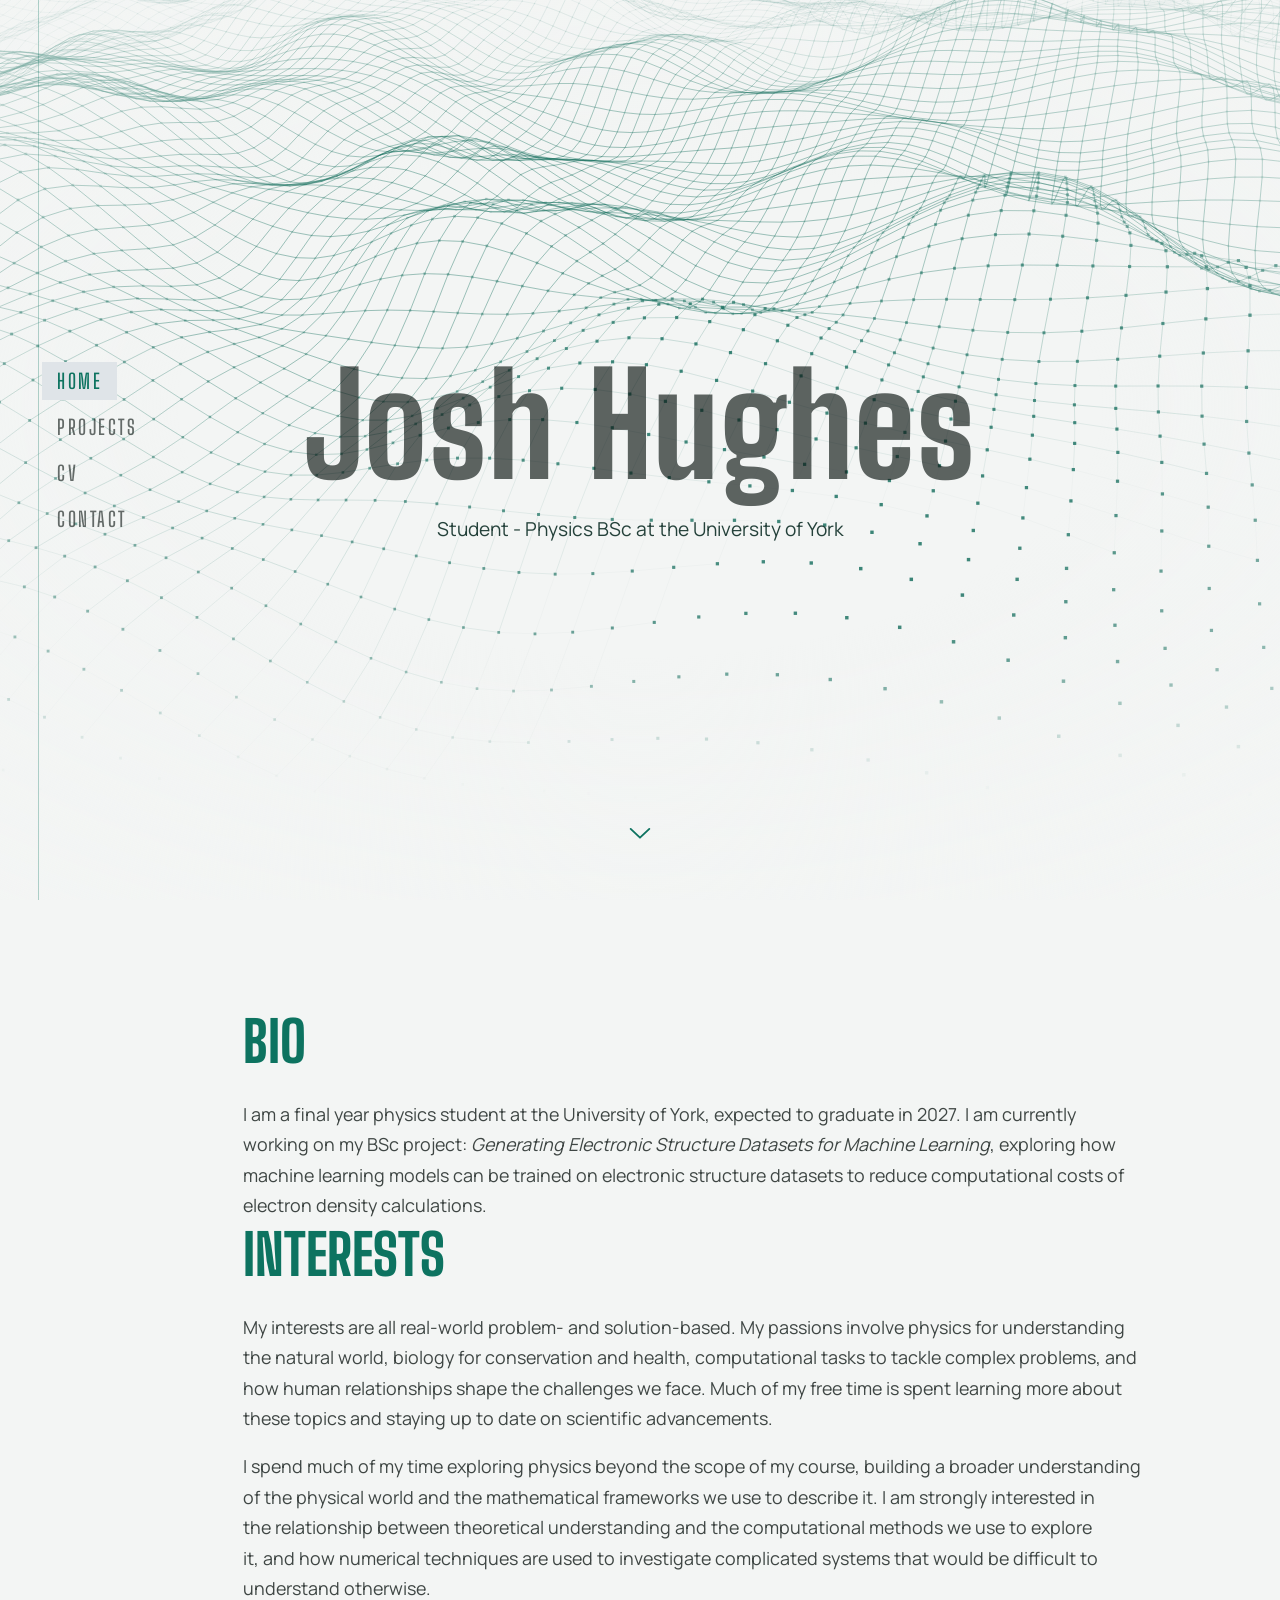
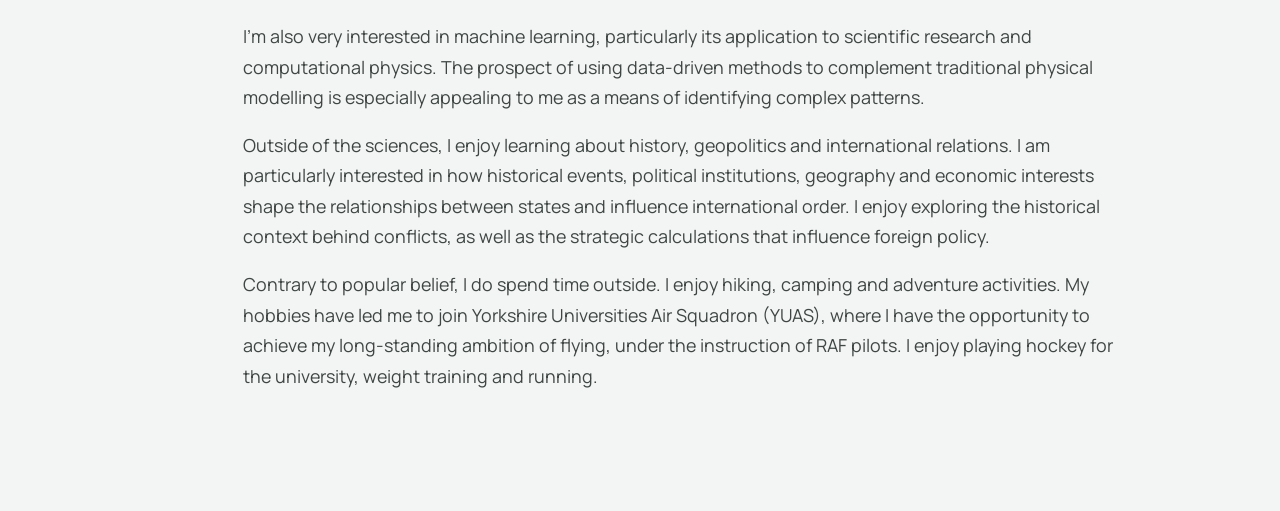
<file: src/index.html>
<!doctype html>
<html lang="en">
<head>
  <meta charset="utf-8">
  <meta name="viewport" content="width=device-width, initial-scale=1">
  <meta name="description" content="Josh Hughes, Physics BSc student at the University of York.">
  <meta property="og:type" content="website">
  <meta property="og:title" content="Josh Hughes">
  <meta property="og:description" content="Physics student at the University of York, interested in computational physics and machine learning.">
  <title>Josh Hughes</title>
  <link rel="icon" href="assets/favicon.svg" type="image/svg+xml">
  <link rel="preconnect" href="https://fonts.googleapis.com">
  <link rel="preconnect" href="https://fonts.gstatic.com" crossorigin>
  <link rel="stylesheet" href="https://fonts.googleapis.com/css2?family=Big+Shoulders+Display:wght@600;800&family=JetBrains+Mono:wght@400&family=Manrope:wght@400;500;600&display=swap">
  <link rel="stylesheet" href="styles.css?v=20261118b">
  <script src="site.js?v=20261115" defer></script>
</head>
<body class="home-page" data-page="home">
  <canvas class="home-field" aria-hidden="true"></canvas>
  <div class="home-mask" aria-hidden="true"><span></span><span></span><span></span></div>
  <div class="vignette" aria-hidden="true"></div>
  <div class="progress" aria-hidden="true"><div class="progress-bar"></div></div>

  <nav class="site-nav" aria-label="Main navigation">
    <a href="index.html" aria-current="page">Home</a>
    <a href="projects.html">Projects</a>
    <a href="cv.html">CV</a>
    <a href="contact.html">Contact</a>
  </nav>

  <main class="home-content">
    <section class="hero" aria-labelledby="home-title">
      <h1 id="home-title">Josh Hughes</h1>
      <p class="subtitle">Student - Physics BSc at the University of York</p>
      <button class="scroll-arrow" type="button" aria-label="Scroll to bio">
        <svg width="28" height="28" viewBox="0 0 24 24" fill="none" stroke="currentColor" stroke-width="1.6" stroke-linecap="round" stroke-linejoin="round" aria-hidden="true"><path d="M4 8.5 12 16l8-7.5"/></svg>
      </button>
    </section>

    <section class="home-bio content-width" aria-labelledby="bio-title">
      <h2 id="bio-title">Bio</h2>
      <p class="body-copy">I am a final year physics student at the University of York, expected to graduate in 2027. I am currently working on my BSc project: <em>Generating Electronic Structure Datasets for Machine Learning</em>, exploring how machine learning models can be trained on electronic structure datasets to reduce computational costs of electron density calculations.</p>

      <h2>Interests</h2>
      <div class="prose">
        <p>My interests are all real-world problem- and solution-based. My passions involve physics for understanding the natural world, biology for conservation and health, computational tasks to tackle complex problems, and how human relationships shape the challenges we face. Much of my free time is spent learning more about these topics and staying up to date on scientific advancements.</p>
        <p>I spend much of my time exploring physics beyond the scope of my course, building a broader understanding of the physical world and the mathematical frameworks we use to describe it. I am strongly interested in the relationship between theoretical understanding and the computational methods we use to explore it, and how numerical techniques are used to investigate complicated systems that would be difficult to understand otherwise.</p>
        <p>I'm also very interested in machine learning, particularly its application to scientific research and computational physics. The prospect of using data-driven methods to complement traditional physical modelling is especially appealing to me as a means of identifying complex patterns.</p>
        <p>Outside of the sciences, I enjoy learning about history, geopolitics and international relations. I am particularly interested in how historical events, political institutions, geography and economic interests shape the relationships between states and influence international order. I enjoy exploring the historical context behind conflicts, as well as the strategic calculations that influence foreign policy.</p>
        <p>Contrary to popular belief, I do spend time outside. I enjoy hiking, camping and adventure activities. My hobbies have led me to join Yorkshire Universities Air Squadron (YUAS), where I have the opportunity to achieve my long-standing ambition of flying, under the instruction of RAF pilots. I enjoy playing hockey for the university, weight training and running.</p>
      </div>
    </section>
  </main>
</body>
</html>
</file>
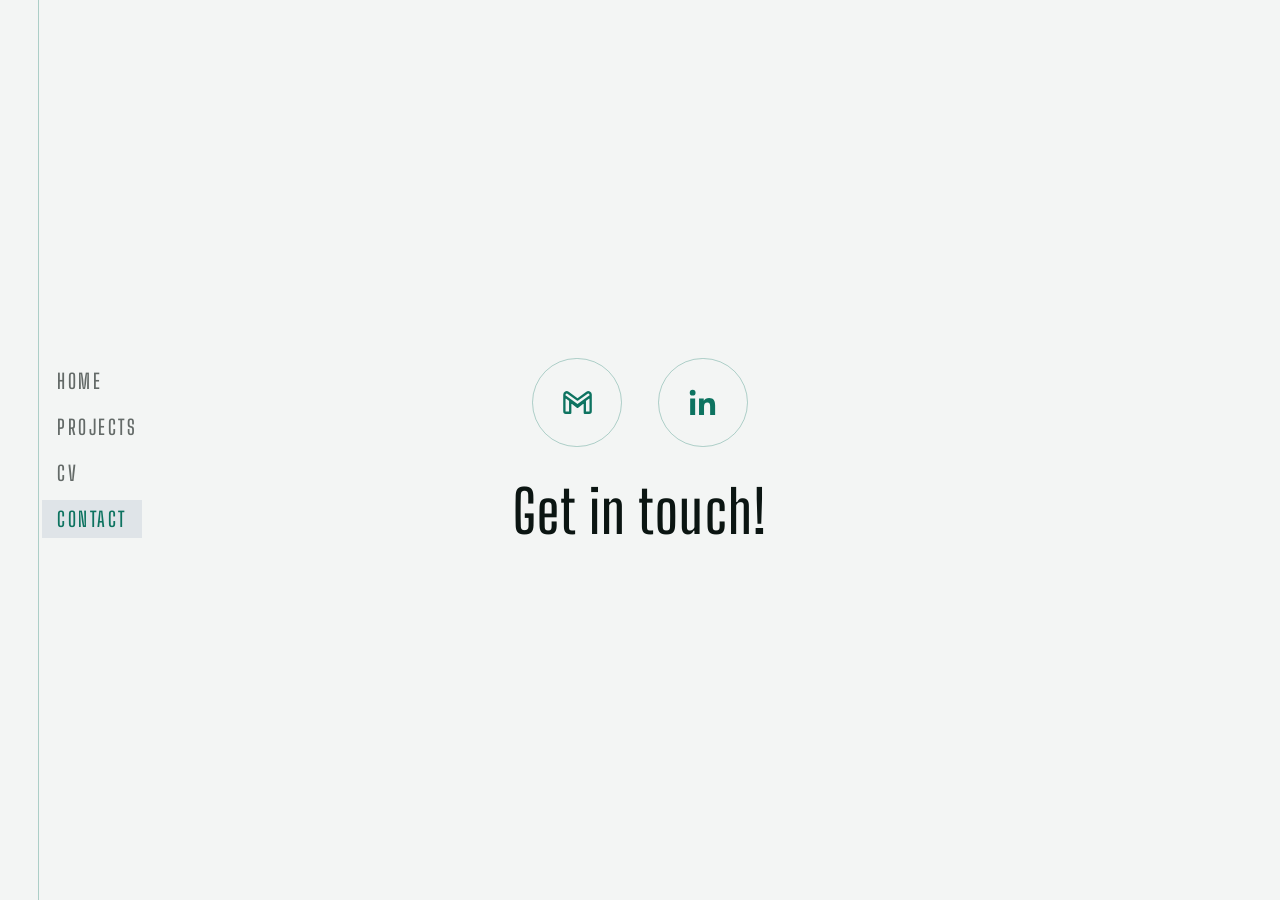
<file: src/contact.html>
<!doctype html>
<html lang="en">
<head>
  <meta charset="utf-8">
  <meta name="viewport" content="width=device-width, initial-scale=1">
  <meta name="description" content="Contact Josh Hughes.">
  <meta property="og:type" content="website">
  <meta property="og:title" content="Contact · Josh Hughes">
  <meta property="og:description" content="Get in touch with Josh Hughes.">
  <title>Contact · Josh Hughes</title>
  <link rel="icon" href="assets/favicon.svg" type="image/svg+xml">
  <link rel="preconnect" href="https://fonts.googleapis.com">
  <link rel="preconnect" href="https://fonts.gstatic.com" crossorigin>
  <link rel="stylesheet" href="https://fonts.googleapis.com/css2?family=Big+Shoulders+Display:wght@600;800&family=JetBrains+Mono:wght@400&family=Manrope:wght@400;500;600&display=swap">
  <link rel="stylesheet" href="styles.css?v=20261118b">
  <script src="site.js" defer></script>
</head>
<body data-page="contact">
  <nav class="site-nav" aria-label="Main navigation">
    <a href="index.html">Home</a><a href="projects.html">Projects</a><a href="cv.html">CV</a><a href="contact.html" aria-current="page">Contact</a>
  </nav>
  <main class="contact-main">
    <div class="contact-links">
      <a href="mailto:xlb507@york.ac.uk" aria-label="Email">
        <svg viewBox="0 0 24 24" aria-hidden="true"><path d="M3 7.5V18a1 1 0 0 0 1 1h3v-8l5 4 5-4v8h3a1 1 0 0 0 1-1V7.5M3 7.5 12 14l9-6.5M3 7.5V6.6a1.6 1.6 0 0 1 2.5-1.3L12 10l6.5-4.7A1.6 1.6 0 0 1 21 6.6v.9"/></svg>
      </a>
      <a href="https://uk.linkedin.com/in/joshuajordanhughes" target="_blank" rel="noopener" aria-label="LinkedIn">
        <svg viewBox="0 0 24 24" aria-hidden="true"><path class="linkedin-mark" d="M3 9h3.6v12H3zM4.8 2.7a2.1 2.1 0 1 1 0 4.2 2.1 2.1 0 0 1 0-4.2M9.4 9h3.4v1.7c.6-1.1 2-2 3.9-2 3.2 0 4.3 2 4.3 5.2V21h-3.6v-6.3c0-1.6-.4-2.8-2-2.8s-2.4 1.2-2.4 2.8V21H9.4z"/></svg>
      </a>
    </div>
    <p>Get in touch!</p>
  </main>
</body>
</html>
</file>
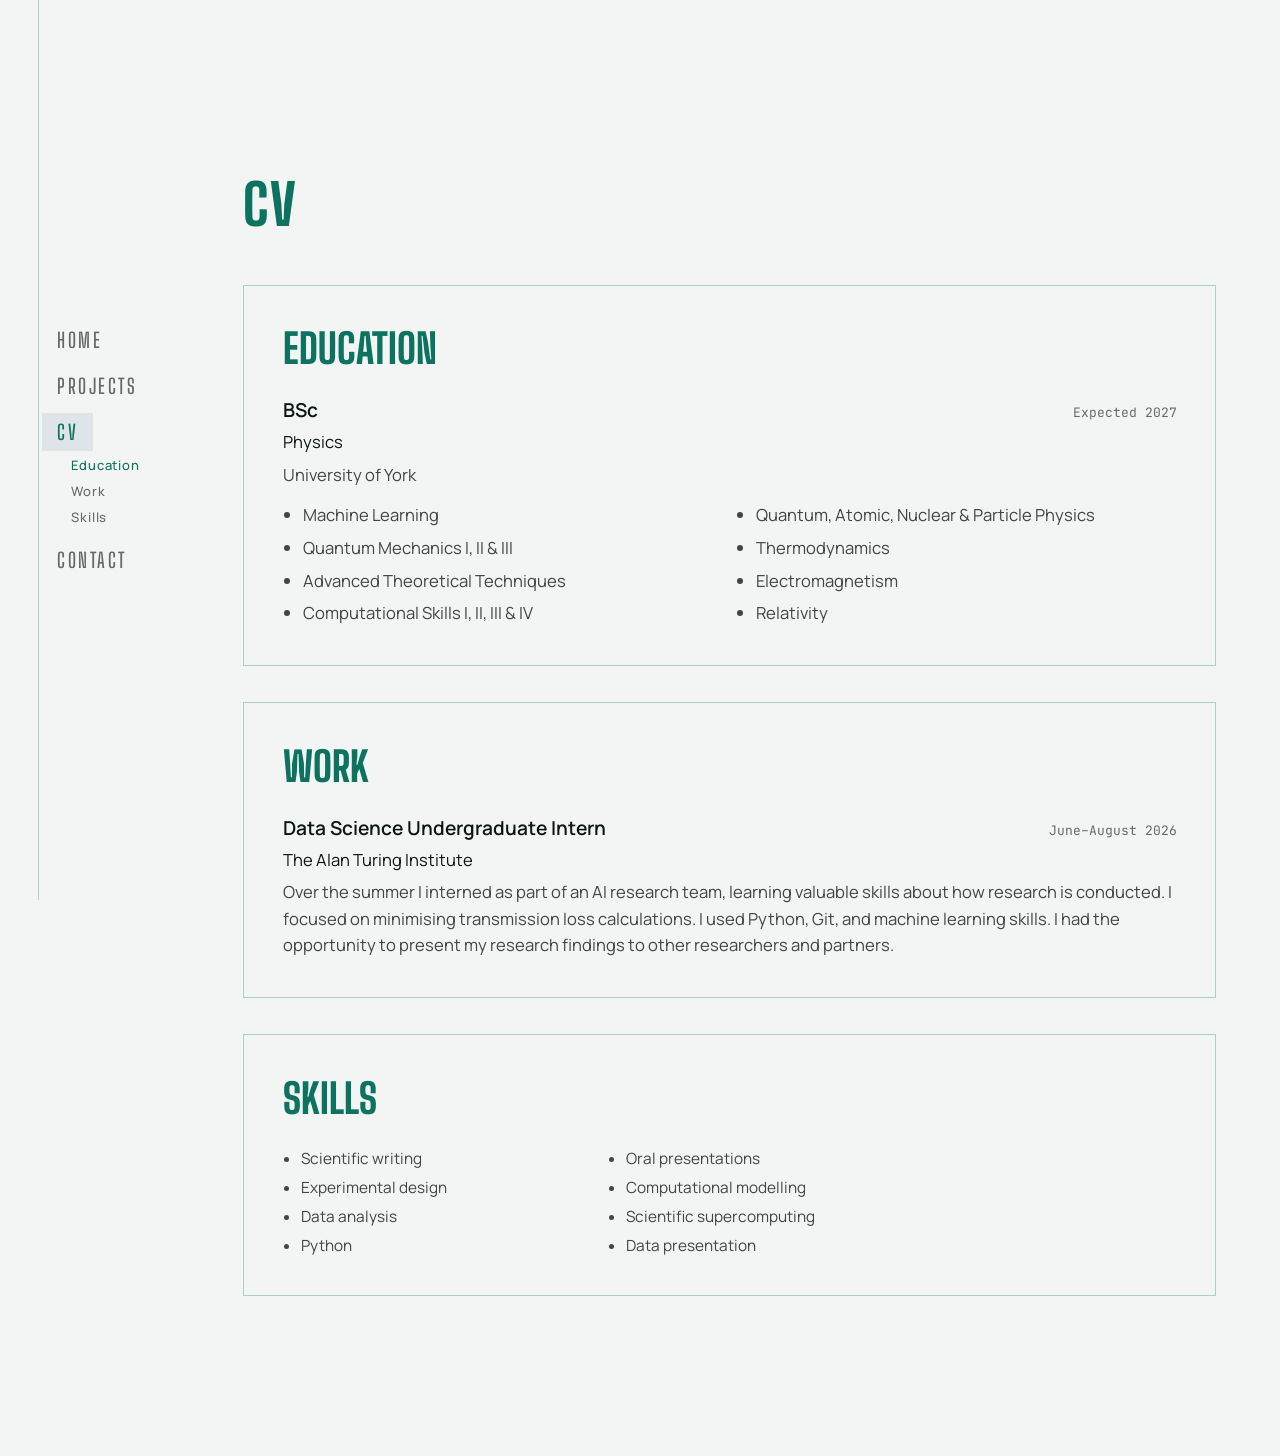
<file: src/cv.html>
<!doctype html>
<html lang="en">
<head>
  <meta charset="utf-8">
  <meta name="viewport" content="width=device-width, initial-scale=1">
  <meta name="description" content="Education, experience, and skills of Josh Hughes, Physics BSc student at the University of York.">
  <meta property="og:type" content="website">
  <meta property="og:title" content="CV · Josh Hughes">
  <meta property="og:description" content="Education, work experience, and skills of Josh Hughes.">
  <title>CV · Josh Hughes</title>
  <link rel="icon" href="assets/favicon.svg" type="image/svg+xml">
  <link rel="preconnect" href="https://fonts.googleapis.com">
  <link rel="preconnect" href="https://fonts.gstatic.com" crossorigin>
  <link rel="stylesheet" href="https://fonts.googleapis.com/css2?family=Big+Shoulders+Display:wght@600;800&family=JetBrains+Mono:wght@400&family=Manrope:wght@400;500;600&display=swap">
  <link rel="stylesheet" href="styles.css?v=20261118b">
  <script src="site.js" defer></script>
</head>
<body data-page="cv">
  <div class="progress" aria-hidden="true"><div class="progress-bar"></div></div>
  <nav class="site-nav" aria-label="Main navigation">
    <a href="index.html">Home</a><a href="projects.html">Projects</a>
    <div class="nav-group"><a href="cv.html" aria-current="page">CV</a><div class="cv-subnav"><a href="#education" data-cv-section="education">Education</a><a href="#work" data-cv-section="work">Work</a><a href="#skills" data-cv-section="skills">Skills</a></div></div>
    <a href="contact.html">Contact</a>
  </nav>
  <main class="page-main cv-main">
    <h1 class="page-title">CV</h1>
    <section class="cv-section" id="education">
      <h2>Education</h2>
      <div class="cv-entry">
        <h3>BSc</h3><span class="date">Expected 2027</span>
        <p class="cv-entry-title">Physics</p><p class="cv-muted">University of York</p>
        <ul class="education-list"><li>Machine Learning</li><li>Quantum Mechanics I, II &amp; III</li><li>Advanced Theoretical Techniques</li><li>Computational Skills I, II, III &amp; IV</li><li>Quantum, Atomic, Nuclear &amp; Particle Physics</li><li>Thermodynamics</li><li>Electromagnetism</li><li>Relativity</li></ul>
      </div>
    </section>
    <section class="cv-section" id="work">
      <h2>Work</h2>
      <div class="cv-entry">
        <h3>Data Science Undergraduate Intern</h3><span class="date">June–August 2026</span>
        <p class="cv-entry-title">The Alan Turing Institute</p>
        <p class="cv-muted">Over the summer I interned as part of an AI research team, learning valuable skills about how research is conducted. I focused on minimising transmission loss calculations. I used Python, Git, and machine learning skills. I had the opportunity to present my research findings to other researchers and partners.</p>
      </div>
    </section>
    <section class="cv-section" id="skills">
      <h2>Skills</h2>
      <ul class="skill-list"><li>Scientific writing</li><li>Experimental design</li><li>Data analysis</li><li>Python</li><li>Oral presentations</li><li>Computational modelling</li><li>Scientific supercomputing</li><li>Data presentation</li></ul>
    </section>
  </main>
</body>
</html>
</file>
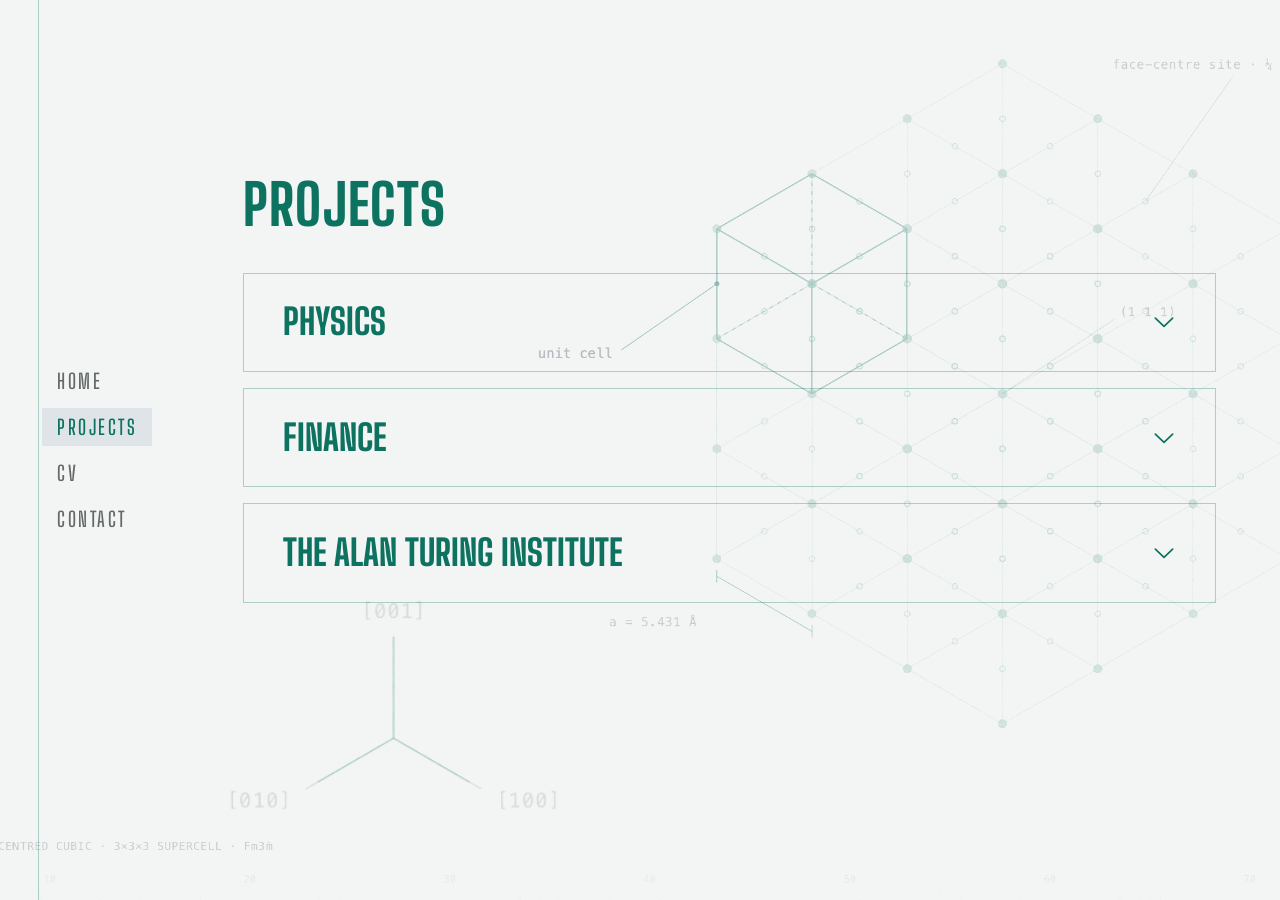
<file: src/projects.html>
<!doctype html>
<html lang="en">
<head>
  <meta charset="utf-8">
  <meta name="viewport" content="width=device-width, initial-scale=1">
  <meta name="description" content="Projects by Josh Hughes in physics, finance, and data science.">
  <meta property="og:type" content="website">
  <meta property="og:title" content="Projects · Josh Hughes">
  <meta property="og:description" content="Projects and work by Josh Hughes.">
  <title>Projects · Josh Hughes</title>
  <link rel="icon" href="assets/favicon.svg" type="image/svg+xml">
  <link rel="preconnect" href="https://fonts.googleapis.com">
  <link rel="preconnect" href="https://fonts.gstatic.com" crossorigin>
  <link rel="stylesheet" href="https://fonts.googleapis.com/css2?family=Big+Shoulders+Display:wght@600;800&family=JetBrains+Mono:wght@400&family=Manrope:wght@400;500;600&display=swap">
  <link rel="stylesheet" href="styles.css?v=20261118b">
  <script src="site.js?v=20261117d" defer></script>
</head>
<body data-page="projects">
  <div class="progress" aria-hidden="true"><div class="progress-bar"></div></div>
  <div class="projects-background" aria-hidden="true"><span></span><span></span></div>
  <div class="projects-axis" aria-hidden="true"><span></span><span></span></div>
  <nav class="site-nav" aria-label="Main navigation">
    <a href="index.html">Home</a><a href="projects.html" aria-current="page">Projects</a><a href="cv.html">CV</a><a href="contact.html">Contact</a>
  </nav>
  <main class="page-main projects-main">
    <h1 class="page-title">Projects</h1>
    <div class="project-accordions">
      <section class="project-category">
        <h2><button class="accordion-trigger" type="button" aria-expanded="false" aria-controls="physics-projects"><span>Physics</span><svg viewBox="0 0 24 24" aria-hidden="true"><path d="M4 8.5 12 16l8-7.5"/></svg></button></h2>
        <div class="accordion-panel" id="physics-projects" hidden>
          <article class="project-item">
            <h3>Generating Electronic Structure Datasets for ML</h3>
            <p>The focus of my BSc project is using machine learning to reduce compute for electron density calculations.</p>
          </article>
          <article class="project-item">
            <h3>Finding the Curie Temperature of a Ferromagnet</h3>
            <p>Simulating bcc Iron in VAMPIRE to find its Curie temperature within 1.4% of the accepted value.</p>
            <button class="blog-toggle" type="button" aria-expanded="false" aria-controls="curie-blog"><span>Show project</span><svg viewBox="0 0 24 24" aria-hidden="true"><path d="M4 8.5 12 16l8-7.5"/></svg></button>
            <div class="blog-panel" id="curie-blog" hidden>
              <div class="blog-viewer" tabindex="0" role="region" aria-label="Blog post: Finding the Curie Temperature of a Ferromagnet (scrollable)">
                <img src="assets/blog/curie-temperature-ferromagnet.webp?v=2" alt="Blog post: Finding the Curie Temperature of a Ferromagnet. Covers ferromagnets, the Heisenberg model, the Monte Carlo Metropolis algorithm, simulating bcc iron in VAMPIRE, fitting the critical power law, and results with a graph of mean magnetisation falling to zero near 1058 K, and a discussion of the fit and the finite-size effect." width="1697" height="9661" loading="lazy">
              </div>
              <a href="assets/blog/curie-temperature-ferromagnet.pdf?v=2" download>Download PDF</a>
            </div>
          </article>
        </div>
      </section>
      <section class="project-category">
        <h2><button class="accordion-trigger" type="button" aria-expanded="false" aria-controls="finance-projects"><span>Finance</span><svg viewBox="0 0 24 24" aria-hidden="true"><path d="M4 8.5 12 16l8-7.5"/></svg></button></h2>
        <div class="accordion-panel" id="finance-projects" hidden></div>
      </section>
      <section class="project-category">
        <h2><button class="accordion-trigger" type="button" aria-expanded="false" aria-controls="turing-projects"><span>The Alan Turing Institute</span><svg viewBox="0 0 24 24" aria-hidden="true"><path d="M4 8.5 12 16l8-7.5"/></svg></button></h2>
        <div class="accordion-panel" id="turing-projects" hidden>
          <article class="project-item">
            <p>During my time at The Alan Turing Institute, I worked as part of an AI Research team focused on optimising transmission loss calculations. As part of this project I made and presented a research poster.</p>
            <img class="project-poster-preview" src="assets/projects/alan-turing-poster-preview.png" alt="Academic poster titled The Polar Express: Rapid Transmission Loss Modelling for the High North." width="1553" height="2200">
            <a href="assets/projects/alan-turing-poster.pdf" download>Download poster (PDF)</a>
          </article>
        </div>
      </section>
    </div>
  </main>
</body>
</html>
</file>
<file: src/styles.css>
:root {
  color-scheme: light;
  --bg: #f3f5f4;
  --fg: #0b1512;
  --fg-muted: rgba(11, 21, 18, 0.78);
  --accent: #0d7360;
  --nav-muted: rgba(11, 21, 18, 0.62);
  --subtle: #24413a;
  --line: rgba(13, 115, 96, 0.3);
  --hover: rgba(13, 115, 96, 0.06);
  --nav-width: 154px;
  --content-left: clamp(170px, 19vw, 280px);
  --font-display: 'Big Shoulders Display', sans-serif;
  --font-body: 'Manrope', sans-serif;
  --font-mono: 'JetBrains Mono', monospace;
}

* { box-sizing: border-box; }
html { min-width: 320px; scroll-behavior: smooth; }
body {
  min-height: 100vh;
  margin: 0;
  overflow-x: hidden;
  background: var(--bg);
  color: var(--fg);
  font-family: var(--font-body);
  transition: background-color 0.4s, color 0.4s;
}
body.home-page { overflow-x: hidden; }
a { color: inherit; text-decoration: none; transition: color 0.2s ease; }
a:hover { color: var(--accent); }
a:focus-visible, button:focus-visible { outline: 2px solid var(--accent); outline-offset: 5px; }
button { font: inherit; }

.home-field, .home-mask, .vignette { position: fixed; inset: 0; pointer-events: none; }
.home-field { z-index: 0; display: block; width: 100%; height: 100%; }
.home-mask { z-index: 0; opacity: 0; transition: opacity 0.2s linear; }
.home-mask span { position: absolute; inset: 0; }
.home-mask span:first-child {
  background: var(--fg);
  -webkit-mask: url('assets/home-bg2-net.webp') center / cover no-repeat;
  mask: url('assets/home-bg2-net.webp') center / cover no-repeat;
  opacity: 0.5;
}
.home-mask span:nth-child(2) {
  background: var(--accent);
  -webkit-mask: url('assets/home-bg2-path.webp') center / cover no-repeat;
  mask: url('assets/home-bg2-path.webp') center / cover no-repeat;
  opacity: 0.7;
}
.home-mask span:nth-child(3) {
  background: linear-gradient(90deg, rgba(243, 245, 244, 0.55) 0%, rgba(243, 245, 244, 0.5) clamp(560px, 52vw, 1000px), rgba(243, 245, 244, 0.5) 100%);
}
.vignette { z-index: 1; background: radial-gradient(ellipse 90% 70% at 50% 45%, transparent 40%, rgba(243, 245, 244, 0.8) 100%); }
.progress { position: fixed; inset: 0 0 auto; z-index: 6; height: 2px; pointer-events: none; }
.progress-bar { width: 100%; height: 100%; transform: scaleX(0); transform-origin: 0 50%; background: var(--accent); }

.site-nav {
  position: fixed;
  inset: 0 auto 0 clamp(20px, 3vw, 44px);
  z-index: 4;
  display: flex;
  width: max-content;
  flex-direction: column;
  justify-content: center;
  gap: 22px;
  padding-left: 18px;
  border-left: 1px solid var(--line);
  font-family: var(--font-display);
  font-size: clamp(18px, 1.6vw, 22px);
  font-weight: 600;
  letter-spacing: 0.12em;
  text-transform: uppercase;
}
.site-nav a { color: var(--nav-muted); }
.site-nav a:hover, .site-nav a[aria-current="page"] { color: var(--accent); }
.site-nav a[aria-current="page"] { pointer-events: none; }
.site-nav a[aria-current="page"] {
  align-self: flex-start;
  margin: -7px 0 -7px -15px;
  padding: 4px 12px;
  border: 3px solid #dfe4e8;
  background: #dfe4e8;
}

.home-content { position: relative; z-index: 2; }
.hero {
  position: relative;
  display: flex;
  min-height: 100vh;
  flex-direction: column;
  align-items: center;
  justify-content: center;
  padding: 0 clamp(150px, 17vw, 250px);
  text-align: center;
}
.hero h1 {
  margin: 0;
  font-family: var(--font-display);
  font-size: clamp(72px, 11vw, 176px);
  font-weight: 800;
  line-height: 0.95;
  letter-spacing: 0.01em;
  opacity: 0.65;
}
.subtitle { margin: 24px 0 0; color: var(--subtle); font-size: clamp(16px, 1.5vw, 21px); }
.scroll-arrow {
  position: absolute;
  bottom: clamp(24px, 5vh, 48px);
  left: 50%;
  display: flex;
  width: 44px;
  height: 44px;
  align-items: center;
  justify-content: center;
  margin-left: -22px;
  padding: 0;
  border: 0;
  background: transparent;
  color: var(--accent);
  cursor: pointer;
}
.home-bio.content-width { max-width: none; }
.home-bio { min-height: 90vh; padding: clamp(60px, 12vh, 140px) clamp(24px, 5vw, 72px) 120px var(--content-left); }
.home-bio h2, .page-title {
  margin: 0 0 24px;
  color: var(--accent);
  font-family: var(--font-display);
  font-size: clamp(40px, 4.4vw, 64px);
  font-weight: 800;
  text-transform: uppercase;
}
.body-copy, .prose p {
  max-width: 900px;
  margin: 0;
  color: var(--fg-muted);
  font-size: clamp(17px, 1.4vw, 20px);
  line-height: 1.7;
  text-wrap: pretty;
}
.prose { display: flex; flex-direction: column; gap: 1.1em; }

@media (max-width: 700px) {
  :root { --content-left: 132px; }
  .site-nav { left: 14px; gap: 18px; padding-left: 12px; font-size: 17px; }
  .hero { padding: 0 18px 0 132px; }
  .hero h1 { font-size: clamp(52px, 13vw, 76px); }
  .subtitle { max-width: 230px; font-size: 15px; line-height: 1.5; }
  .scroll-arrow { left: calc(50% + 50px); }
  .home-bio { padding: 72px 20px 88px 132px; }
  .home-bio h2, .page-title { font-size: 38px; }
}

@media (prefers-reduced-motion: reduce) {
  *, *::before, *::after { scroll-behavior: auto !important; transition-duration: 0.01ms !important; }
}

.page-main {
  position: relative;
  z-index: 2;
  display: flex;
  width: min(100%, 1320px);
  flex-direction: column;
  gap: clamp(16px, 2vw, 24px);
  padding: clamp(80px, 14vh, 150px) clamp(24px, 5vw, 72px) 160px var(--content-left);
}
.page-main .page-title { margin: clamp(32px, 6vh, 64px) 0 clamp(8px, 2vh, 24px); line-height: 0.9; letter-spacing: 0.02em; }

.projects-background {
  position: fixed;
  z-index: 0;
  inset: 0;
  pointer-events: none;
  will-change: transform;
}
.projects-background span, .projects-axis span { position: absolute; inset: 0; }
.projects-background span:first-child {
  background: var(--accent);
  -webkit-mask: url('assets/projects-bg-lines.png') center / cover no-repeat;
  mask: url('assets/projects-bg-lines.png') center / cover no-repeat;
  opacity: 0.5;
}
.projects-background span:last-child {
  background: #a4abb1;
  -webkit-mask: url('assets/projects-bg-text.png') center / cover no-repeat;
  mask: url('assets/projects-bg-text.png') center / cover no-repeat;
  opacity: 0.8;
}
.projects-axis {
  position: fixed;
  z-index: 1;
  bottom: 9vh;
  left: clamp(150px, 17vw, 240px);
  width: clamp(220px, 28vw, 380px);
  aspect-ratio: 310 / 200;
  pointer-events: none;
  opacity: 0.7;
  will-change: transform;
}
.projects-axis span:first-child {
  background: var(--accent);
  -webkit-mask: url('assets/projects-axis-lines.png') center / contain no-repeat;
  mask: url('assets/projects-axis-lines.png') center / contain no-repeat;
}
.projects-axis span:last-child {
  background: #a4abb1;
  -webkit-mask: url('assets/projects-axis-text.png') center / contain no-repeat;
  mask: url('assets/projects-axis-text.png') center / contain no-repeat;
}
.project-accordions { display: flex; flex-direction: column; gap: 16px; }
.project-category { border: 1px solid var(--line); }
.project-category h2 { margin: 0; }
.accordion-trigger {
  display: flex;
  width: 100%;
  min-height: 80px;
  align-items: center;
  justify-content: space-between;
  gap: 24px;
  padding: clamp(20px, 2.4vw, 32px) clamp(24px, 3vw, 40px);
  border: 0;
  background: transparent;
  color: var(--accent);
  cursor: pointer;
  text-align: left;
  transition: background-color 0.2s ease;
}
.accordion-trigger:hover { background: var(--hover); }
.accordion-trigger span { font-family: var(--font-display); font-size: clamp(28px, 2.8vw, 42px); font-weight: 800; line-height: 1; text-transform: uppercase; }
.accordion-trigger svg { width: 26px; height: 26px; flex: 0 0 auto; fill: none; stroke: currentColor; stroke-linecap: round; stroke-linejoin: round; stroke-width: 1.6; transition: transform 0.25s ease; }
.accordion-trigger[aria-expanded="true"] svg { transform: rotate(180deg); }
.accordion-panel { padding: 0 clamp(24px, 3vw, 40px) clamp(24px, 3vw, 40px); color: var(--fg-muted); font-size: clamp(16px, 1.3vw, 18px); line-height: 1.7; }
.accordion-panel[hidden] { display: none; }
.accordion-panel p { margin: 0; max-width: 620px; }
.project-item { display: flex; flex-direction: column; gap: 8px; padding-top: 24px; border-top: 1px solid var(--line); }
.project-item h3 { margin: 0; font-size: clamp(18px, 1.5vw, 21px); font-weight: 600; line-height: 1.4; }
.project-item p { max-width: 760px; }
.project-poster-preview { display: block; width: 100%; max-width: 900px; height: auto; border: 1px solid var(--line); background: #fff; }
.blog-toggle { display: flex; align-self: stretch; align-items: center; justify-content: space-between; gap: 10px; margin-top: 4px; padding: 10px 18px; border: 1px solid var(--line); background: transparent; color: var(--accent); font-weight: 600; cursor: pointer; transition: background-color 0.2s ease; }
.blog-toggle:hover { background: var(--hover); }
.blog-toggle svg { width: 18px; height: 18px; fill: none; stroke: currentColor; stroke-linecap: round; stroke-linejoin: round; stroke-width: 1.6; transition: transform 0.25s ease; }
.blog-toggle[aria-expanded="true"] svg { transform: rotate(180deg); }
.blog-panel { display: flex; flex-direction: column; gap: 8px; margin-top: 8px; }
.blog-panel[hidden] { display: none; }
.blog-viewer { width: 100%; max-width: 900px; aspect-ratio: 210 / 297; max-height: 70vh; overflow-y: auto; overscroll-behavior: contain; border: 1px solid var(--line); background: #fff; }
.blog-viewer img { display: block; width: 100%; height: auto; }

.cv-main { gap: clamp(24px, 3vw, 36px); }
.cv-section { display: flex; flex-direction: column; gap: 24px; padding: clamp(24px, 3vw, 40px); border: 1px solid var(--line); scroll-margin-top: 60px; }
.cv-section h2 { margin: 0; color: var(--accent); font-family: var(--font-display); font-size: clamp(32px, 3.2vw, 48px); font-weight: 800; text-transform: uppercase; }
.cv-entry { display: grid; grid-template-columns: minmax(0, 1fr) auto; align-items: baseline; gap: 6px 24px; }
.cv-entry h3 { margin: 0; font-size: clamp(18px, 1.5vw, 21px); font-weight: 600; }
.date { color: var(--nav-muted); font-family: var(--font-mono); font-size: 13px; }
.cv-entry-title, .cv-muted, .cv-entry ul { grid-column: 1 / -1; margin: 0; font-size: clamp(15px, 1.3vw, 18px); line-height: 1.6; }
.cv-entry-title { color: var(--fg); }
.cv-muted { color: var(--fg-muted); }
.cv-entry ul { display: flex; flex-direction: column; gap: 6px; margin-top: 8px; padding-left: 1.2em; color: var(--fg-muted); }
.cv-entry ul.education-list { display: grid; grid-auto-flow: column; grid-template-columns: repeat(2, minmax(0, 1fr)); grid-template-rows: repeat(4, auto); column-gap: 32px; }
.skill-list { display: grid; max-width: 620px; grid-auto-columns: minmax(0, 1fr); grid-auto-flow: column; grid-template-rows: repeat(4, auto); gap: 6px 48px; margin: 0; padding-left: 1.2em; color: var(--fg-muted); font-size: clamp(15px, 1.2vw, 17px); line-height: 1.5; }
.nav-group { display: flex; flex-direction: column; gap: 12px; }
.cv-subnav { display: flex; flex-direction: column; gap: 8px; padding-left: 14px; font-family: var(--font-body); font-size: 13px; font-weight: 500; letter-spacing: 0.06em; text-transform: none; }
.cv-subnav a { color: var(--nav-muted); }
.cv-subnav a[aria-current="location"] { color: var(--accent); }

.contact-main { position: relative; z-index: 2; display: flex; min-height: 100vh; flex-direction: column; align-items: center; justify-content: center; gap: clamp(24px, 4vh, 40px); padding: 0 clamp(150px, 17vw, 250px); text-align: center; }
.contact-links { display: flex; gap: clamp(20px, 3vw, 36px); }
.contact-links a { display: flex; width: clamp(72px, 7vw, 96px); aspect-ratio: 1; align-items: center; justify-content: center; border: 1px solid var(--line); border-radius: 50%; color: var(--accent); transition: background-color 0.2s ease; }
.contact-links a:hover { background: rgba(13, 115, 96, 0.08); }
.contact-links svg { width: 40%; height: 40%; fill: none; stroke: currentColor; stroke-linecap: round; stroke-linejoin: round; stroke-width: 1.6; }
.contact-links a:last-child svg { width: 38%; height: 38%; fill: currentColor; stroke: none; }
.contact-main > p { margin: 0; font-family: var(--font-display); font-size: clamp(40px, 4.6vw, 72px); font-weight: 600; line-height: 1; letter-spacing: 0.02em; }

@media (max-width: 700px) {
  .page-main { width: 100%; gap: 20px; padding: 78px 20px 104px 132px; }
  .page-main .page-title { margin: 30px 0 12px; font-size: 42px; }
  .projects-axis { display: none; }
  .accordion-trigger { min-height: 70px; padding: 18px; }
  .accordion-trigger span { font-size: 25px; }
  .accordion-panel { padding: 0 18px 22px; font-size: 15px; }
  .cv-main { gap: 18px; }
  .cv-section { gap: 18px; padding: 20px 16px; }
  .cv-section h2 { font-size: 29px; }
  .cv-entry { grid-template-columns: minmax(0, 1fr); gap: 6px; }
  .cv-entry > .date, .cv-entry > p, .cv-entry > ul { grid-column: 1; }
  .cv-entry ul.education-list { grid-auto-flow: row; grid-template-columns: minmax(0, 1fr); grid-template-rows: none; }
  .skill-list { grid-auto-flow: row; grid-template-columns: minmax(0, 1fr); grid-template-rows: none; gap: 6px; }
  .cv-subnav { gap: 7px; padding-left: 10px; font-size: 12px; }
  .contact-main { padding: 0 18px 0 132px; }
  .contact-links { gap: 16px; }
  .contact-main > p { font-size: 40px; }
}
</file>
